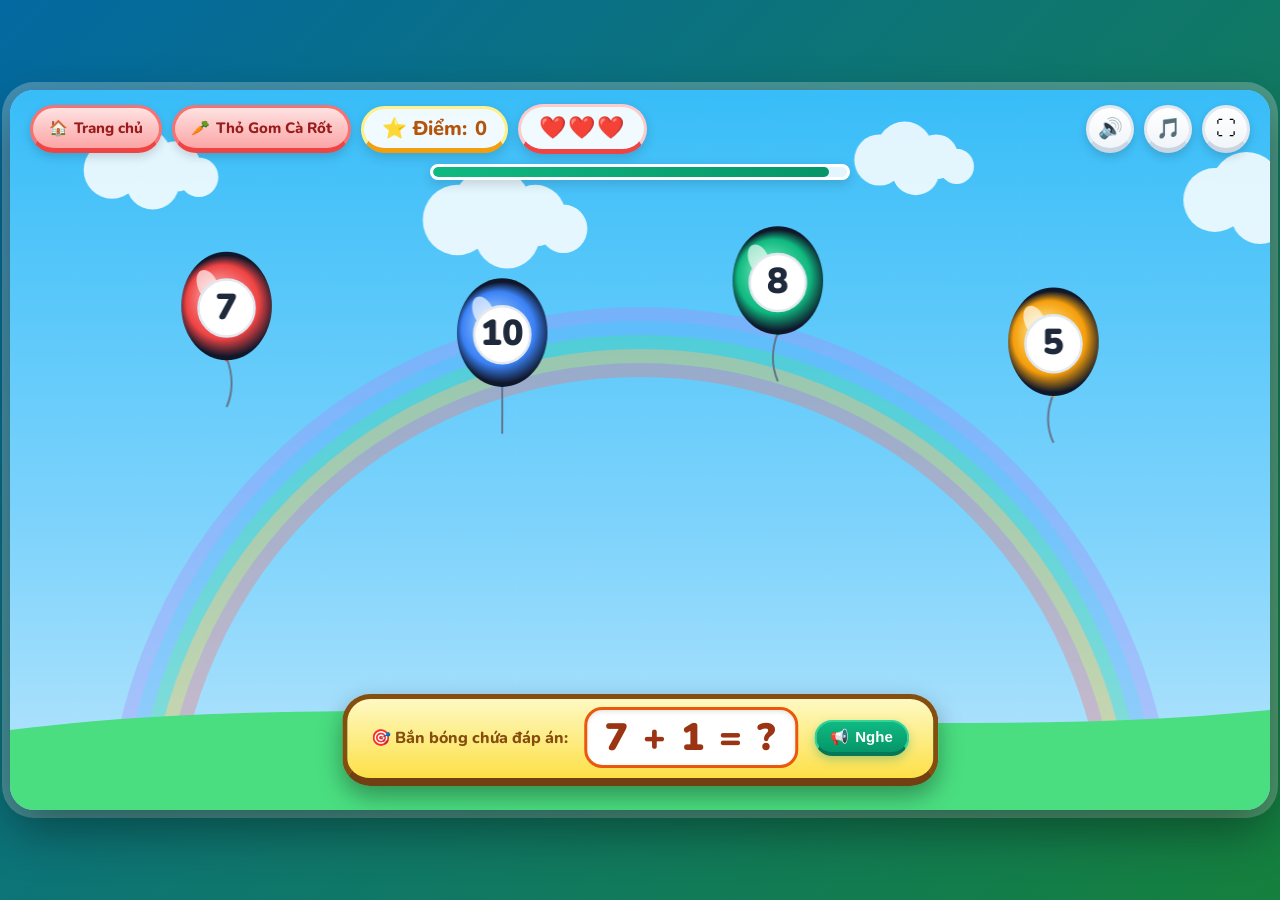
<file: bubble-cannon.html>
<!DOCTYPE html>
<html lang="vi">
<head>
  <meta charset="UTF-8">
  <meta name="viewport" content="width=device-width, initial-scale=1.0, maximum-scale=1.0, user-scalable=no">
  <title>Đại Bác Bong Bóng - Bé Vui Học Toán Lớp 1</title>
  <meta name="description" content="Trò chơi toán học Đại Bác Bong Bóng (Bubble Cannon Math) dành cho học sinh Lớp 1. Luyện tập phép cộng trừ trong phạm vi 10.">

  <!-- Google Fonts: Nunito & Quicksand bo tròn, thân thiện với trẻ nhỏ -->
  <link rel="preconnect" href="https://fonts.googleapis.com">
  <link rel="preconnect" href="https://fonts.gstatic.com" crossorigin>
  <link href="https://fonts.googleapis.com/css2?family=Nunito:wght@600;700;800;900&family=Quicksand:wght@700&display=swap" rel="stylesheet">

  <style>
    :root {
      --primary-blue: #0284C7;
      --primary-indigo: #4F46E5;
      --accent-yellow: #FBBF24;
      --accent-orange: #F97316;
      --heart-red: #EF4444;
      --text-dark: #1E293B;
      --font-main: 'Nunito', -apple-system, BlinkMacSystemFont, "Segoe UI", Roboto, sans-serif;
    }

    * {
      box-sizing: border-box;
      margin: 0;
      padding: 0;
      user-select: none;
      -webkit-user-select: none;
      -webkit-touch-callout: none;
    }

    html, body {
      width: 100%;
      height: 100%;
      overflow: hidden;
      background: linear-gradient(135deg, #0369A1 0%, #0F766E 50%, #15803D 100%);
      font-family: var(--font-main);
      display: flex;
      justify-content: center;
      align-items: center;
    }

    #game-wrapper {
      width: 100vw;
      height: 100vh;
      display: flex;
      justify-content: center;
      align-items: center;
      padding: 10px;
    }

    #game-container {
      position: relative;
      width: 1280px;
      height: 720px;
      max-width: 100%;
      max-height: 100%;
      aspect-ratio: 16 / 9;
      background: #7DD3FC;
      border-radius: 24px;
      overflow: hidden;
      box-shadow: 0 20px 50px rgba(0, 0, 0, 0.4), 0 0 0 8px rgba(255, 255, 255, 0.25);
    }

    #cannonCanvas {
      position: absolute;
      top: 0;
      left: 0;
      width: 100%;
      height: 100%;
      display: block;
      z-index: 1;
      cursor: crosshair;
    }

    /* Giao diện UI Layer */
    #ui-layer {
      position: absolute;
      top: 0;
      left: 0;
      width: 100%;
      height: 100%;
      z-index: 10;
      pointer-events: none;
      display: flex;
      flex-direction: column;
      justify-content: space-between;
    }

    /* Top HUD */
    #top-hud {
      pointer-events: auto;
      display: flex;
      justify-content: space-between;
      align-items: center;
      padding: 14px 20px;
      z-index: 20;
    }

    .hud-left, .hud-right {
      display: flex;
      align-items: center;
      gap: 10px;
    }

    .hud-badge {
      background: rgba(255, 255, 255, 0.92);
      backdrop-filter: blur(8px);
      border: 3px solid #E0F2FE;
      border-bottom: 5px solid #0284C7;
      border-radius: 9999px;
      padding: 6px 18px;
      display: flex;
      align-items: center;
      gap: 8px;
      font-size: 20px;
      font-weight: 800;
      color: #0369A1;
      box-shadow: 0 4px 12px rgba(0, 0, 0, 0.15);
    }

    .hud-badge.score-badge {
      border-color: #FEF08A;
      border-bottom-color: #F59E0B;
      color: #B45309;
    }

    .hud-badge.heart-badge {
      border-color: #FECACA;
      border-bottom-color: #EF4444;
      color: #DC2626;
      letter-spacing: 2px;
      font-size: 22px;
    }

    .hud-btn {
      background: linear-gradient(180deg, #FFFFFF 0%, #F1F5F9 100%);
      border: 3px solid #E2E8F0;
      border-bottom: 5px solid #CBD5E1;
      border-radius: 9999px;
      width: 48px;
      height: 48px;
      display: flex;
      align-items: center;
      justify-content: center;
      font-size: 20px;
      cursor: pointer;
      transition: all 0.15s ease;
      box-shadow: 0 4px 10px rgba(0, 0, 0, 0.15);
    }

    .hud-btn:hover {
      transform: translateY(-2px) scale(1.06);
      border-color: #0284C7;
    }

    .hud-btn:active {
      transform: translateY(2px) scale(0.96);
      border-bottom-width: 3px;
    }

    .hud-btn.btn-switch-game {
      width: auto;
      padding: 0 16px;
      background: linear-gradient(180deg, #FEE2E2 0%, #FCA5A5 100%);
      border-color: #F87171;
      border-bottom-color: #EF4444;
      color: #991B1B;
      font-size: 15px;
      font-weight: 800;
      gap: 6px;
      text-decoration: none;
    }

    /* Thanh đếm ngược thời gian */
    #timer-container {
      position: absolute;
      top: 74px;
      left: 50%;
      transform: translateX(-50%);
      width: 420px;
      height: 16px;
      background: rgba(255, 255, 255, 0.85);
      border: 3px solid #FFFFFF;
      border-radius: 9999px;
      overflow: hidden;
      box-shadow: 0 4px 12px rgba(0, 0, 0, 0.15);
      pointer-events: auto;
    }

    #timer-bar {
      width: 100%;
      height: 100%;
      background: linear-gradient(90deg, #10B981, #059669);
      border-radius: 9999px;
      transition: width 0.1s linear, background 0.3s ease;
    }

    /* Bảng câu hỏi gắn trên nòng pháo */
    #question-card {
      pointer-events: auto;
      position: absolute;
      bottom: 24px;
      left: 50%;
      transform: translateX(-50%);
      background: linear-gradient(180deg, #FEF9C3 0%, #FDE047 100%);
      border: 5px solid #854D0E;
      border-bottom: 8px solid #713F12;
      border-radius: 28px;
      padding: 8px 24px 10px;
      display: flex;
      align-items: center;
      gap: 16px;
      box-shadow: 0 10px 25px rgba(0, 0, 0, 0.35);
      z-index: 20;
    }

    .question-label {
      font-size: 16px;
      font-weight: 800;
      color: #854D0E;
    }

    .question-math {
      font-size: 38px;
      font-weight: 900;
      color: #9A3412;
      background: #FFFFFF;
      padding: 2px 18px;
      border-radius: 18px;
      border: 3px solid #EA580C;
      box-shadow: inset 0 2px 4px rgba(0, 0, 0, 0.1);
      letter-spacing: 2px;
    }

    .btn-speak-question {
      background: linear-gradient(180deg, #10B981 0%, #059669 100%);
      border: 2px solid #34D399;
      border-bottom: 4px solid #047857;
      border-radius: 9999px;
      padding: 6px 14px;
      color: white;
      font-weight: 800;
      font-size: 15px;
      display: flex;
      align-items: center;
      gap: 6px;
      cursor: pointer;
      transition: all 0.15s ease;
      box-shadow: 0 4px 10px rgba(5, 150, 105, 0.3);
    }

    .btn-speak-question:hover {
      transform: scale(1.08);
    }

    /* Thông báo phản hồi đúng/sai */
    .toast-feedback {
      position: absolute;
      top: 105px;
      left: 50%;
      transform: translateX(-50%);
      background: rgba(255, 255, 255, 0.95);
      border-radius: 9999px;
      padding: 10px 28px;
      font-size: 20px;
      font-weight: 900;
      box-shadow: 0 8px 25px rgba(0, 0, 0, 0.2);
      transition: all 0.3s cubic-bezier(0.34, 1.56, 0.64, 1);
      z-index: 25;
      pointer-events: none;
    }

    .toast-feedback.success {
      border: 3px solid #34D399;
      border-bottom: 5px solid #059669;
      color: #065F46;
    }

    .toast-feedback.wrong {
      border: 3px solid #FCA5A5;
      border-bottom: 5px solid #DC2626;
      color: #991B1B;
    }

    .toast-feedback.hidden {
      opacity: 0;
      transform: translate(-50%, -20px) scale(0.8);
    }

    /* Modals (Game Over & Victory) */
    .modal-overlay {
      pointer-events: auto;
      position: absolute;
      top: 0;
      left: 0;
      width: 100%;
      height: 100%;
      background: rgba(15, 23, 42, 0.7);
      backdrop-filter: blur(8px);
      display: flex;
      align-items: center;
      justify-content: center;
      z-index: 50;
      transition: opacity 0.3s ease;
    }

    .modal-overlay.hidden {
      opacity: 0;
      pointer-events: none;
    }

    .modal-card {
      background: linear-gradient(180deg, #FFFFFF 0%, #FFFBEB 100%);
      border: 6px solid #FBBF24;
      border-radius: 36px;
      padding: 36px 48px;
      max-width: 580px;
      width: 90%;
      text-align: center;
      box-shadow: 0 25px 60px rgba(0, 0, 0, 0.4), 0 0 0 8px rgba(255, 255, 255, 0.5);
      animation: modalPop 0.4s cubic-bezier(0.34, 1.56, 0.64, 1);
    }

    @keyframes modalPop {
      0% { transform: scale(0.7); opacity: 0; }
      100% { transform: scale(1); opacity: 1; }
    }

    .modal-icon {
      font-size: 75px;
      margin-bottom: 8px;
      animation: iconFloat 1.5s infinite ease-in-out;
    }

    @keyframes iconFloat {
      0%, 100% { transform: translateY(0); }
      50% { transform: translateY(-10px); }
    }

    .modal-title {
      font-size: 32px;
      font-weight: 900;
      color: #78350F;
      margin-bottom: 12px;
    }

    .modal-desc {
      font-size: 18px;
      font-weight: 700;
      color: #4B5563;
      margin-bottom: 24px;
      line-height: 1.5;
    }

    .btn-large {
      padding: 16px 36px;
      font-size: 22px;
      font-weight: 900;
      border-radius: 9999px;
      cursor: pointer;
      border: none;
      background: linear-gradient(180deg, #0284C7 0%, #0369A1 100%);
      color: white;
      border-bottom: 6px solid #075985;
      box-shadow: 0 8px 20px rgba(2, 132, 199, 0.4);
      transition: all 0.2s cubic-bezier(0.34, 1.56, 0.64, 1);
    }

    .btn-large:hover {
      transform: translateY(-3px) scale(1.05);
      box-shadow: 0 12px 28px rgba(2, 132, 199, 0.5);
    }

    .btn-large:active {
      transform: translateY(2px) scale(0.98);
      border-bottom-width: 3px;
    }

    @media (max-width: 900px) {
      .question-math {
        font-size: 26px;
        padding: 2px 10px;
      }
      #timer-container {
        width: 260px;
      }
    }
  </style>
</head>
<body>
  <div id="game-wrapper">
    <div id="game-container">
      <canvas id="cannonCanvas" width="1280" height="720"></canvas>

      <div id="ui-layer">
        <!-- Top HUD -->
        <header id="top-hud">
          <div class="hud-left">
            <a href="index.html" class="hud-btn btn-switch-game" id="btn-back-home" title="Về trang chủ Bé Vui Học Toán">
              <span>🏠</span>
              <span>Trang chủ</span>
            </a>
            <a href="carrot-harvester.html" class="hud-btn btn-switch-game" title="Chơi game Thỏ Gom Cà Rốt">
              <span>🥕</span>
              <span>Thỏ Gom Cà Rốt</span>
            </a>
            <div class="hud-badge score-badge" title="Điểm số hiện tại">
              <span>⭐ Điểm:</span>
              <span id="score-text">0</span>
            </div>
            <div class="hud-badge heart-badge" id="heart-display" title="Số mạng còn lại">
              <span id="hearts-icons">❤️❤️❤️</span>
            </div>
          </div>

          <div class="hud-right">
            <button id="btn-sound" class="hud-btn" title="Bật/Tắt âm thanh">
              <span class="btn-icon">🔊</span>
            </button>
            <button id="btn-music" class="hud-btn" title="Bật/Tắt nhạc nền">
              <span class="btn-icon">🎵</span>
            </button>
            <button id="btn-fullscreen" class="hud-btn" title="Toàn màn hình">
              <span class="btn-icon">⛶</span>
            </button>
          </div>
        </header>

        <!-- Thanh đếm ngược thời gian -->
        <div id="timer-container" title="Thời gian còn lại">
          <div id="timer-bar"></div>
        </div>

        <!-- Thông báo phản hồi đúng / sai -->
        <div id="feedback-toast" class="toast-feedback hidden">
          <span id="feedback-text">🎉 Xuất sắc! +10 điểm!</span>
        </div>

        <!-- Bảng câu hỏi gắn ngay trên khẩu pháo -->
        <div id="question-card">
          <span class="question-label">🎯 Bắn bóng chứa đáp án:</span>
          <div class="question-math" id="math-expression">5 + 2 = ?</div>
          <button id="btn-speak-question" class="btn-speak-question" title="Nghe câu hỏi">
            <span>📢</span>
            <span>Nghe</span>
          </button>
        </div>

        <!-- Modal Game Over -->
        <div id="game-over-modal" class="modal-overlay hidden">
          <div class="modal-card">
            <div class="modal-icon">💥</div>
            <h2 class="modal-title">HẾT TIM RỒI!</h2>
            <p class="modal-desc">
              Bé đã bắn rất dũng cảm và đạt được <strong id="final-score-gameover">0</strong> điểm! Hãy cùng thử lại để đạt điểm cao hơn nhé!
            </p>
            <button id="btn-restart-gameover" class="btn-large">
              <span>🔄 Chơi lại ngay 🚀</span>
            </button>
          </div>
        </div>

        <!-- Modal Chiến Thắng (100 điểm) -->
        <div id="victory-modal" class="modal-overlay hidden">
          <div class="modal-card">
            <div class="modal-icon">🏆</div>
            <h2 class="modal-title">CHIẾN THẮNG XUẤT SẮC!</h2>
            <p class="modal-desc">
              Bé đã đạt mốc <strong id="final-score-victory">100</strong> điểm! Bé tính toán cực nhanh và ngắm bắn siêu chuẩn!
            </p>
            <button id="btn-restart-victory" class="btn-large">
              <span>✨ Chơi lại nhận thêm cúp ✨</span>
            </button>
          </div>
        </div>

      </div>
    </div>
  </div>

  <script>
    /**
     * ========================================================================
     * ĐẠI BÁC BONG BÓNG (BUBBLE CANNON MATH) - BÉ VUI HỌC TOÁN LỚP 1
     * ========================================================================
     */

    // 1. ÂM THANH TỔNG HỢP (WEB AUDIO API & TTS TIẾNG VIỆT)
    class SoundEngine {
      constructor() {
        this.ctx = null;
        this.soundEnabled = true;
        this.musicEnabled = false;
        this.synth = window.speechSynthesis || null;
        this.voice = null;

        if (this.synth) {
          const loadVoices = () => {
            const voices = this.synth.getVoices();
            this.voice = voices.find(v => v.lang.startsWith('vi')) || null;
          };
          loadVoices();
          if (this.synth.onvoiceschanged !== undefined) {
            this.synth.onvoiceschanged = loadVoices;
          }
        }
      }

      initCtx() {
        if (!this.ctx) {
          const AudioContextClass = window.AudioContext || window.webkitAudioContext;
          if (AudioContextClass) this.ctx = new AudioContextClass();
        }
        if (this.ctx && this.ctx.state === 'suspended') {
          this.ctx.resume();
        }
      }

      speak(text) {
        if (!this.soundEnabled || !this.synth) return;
        try {
          this.synth.cancel();
          const u = new SpeechSynthesisUtterance(text);
          u.rate = 0.95;
          u.pitch = 1.1;
          u.lang = 'vi-VN';
          if (this.voice) u.voice = this.voice;
          this.synth.speak(u);
        } catch (e) {
          console.warn(e);
        }
      }

      playShoot() {
        if (!this.soundEnabled) return;
        this.initCtx();
        if (!this.ctx) return;
        const now = this.ctx.currentTime;
        const osc = this.ctx.createOscillator();
        const gain = this.ctx.createGain();

        osc.type = 'triangle';
        osc.frequency.setValueAtTime(800, now);
        osc.frequency.exponentialRampToValueAtTime(150, now + 0.12);

        gain.gain.setValueAtTime(0.25, now);
        gain.gain.exponentialRampToValueAtTime(0.01, now + 0.12);

        osc.connect(gain);
        gain.connect(this.ctx.destination);
        osc.start(now);
        osc.stop(now + 0.13);
      }

      playPop() {
        if (!this.soundEnabled) return;
        this.initCtx();
        if (!this.ctx) return;
        const now = this.ctx.currentTime;
        const osc = this.ctx.createOscillator();
        const gain = this.ctx.createGain();

        osc.type = 'sine';
        osc.frequency.setValueAtTime(400, now);
        osc.frequency.exponentialRampToValueAtTime(1100, now + 0.08);

        gain.gain.setValueAtTime(0.3, now);
        gain.gain.exponentialRampToValueAtTime(0.01, now + 0.12);

        osc.connect(gain);
        gain.connect(this.ctx.destination);
        osc.start(now);
        osc.stop(now + 0.13);
      }

      playCorrect() {
        if (!this.soundEnabled) return;
        this.initCtx();
        if (!this.ctx) return;
        const notes = [523.25, 659.25, 783.99, 1046.5]; // C - E - G - C
        const now = this.ctx.currentTime;
        notes.forEach((freq, idx) => {
          const osc = this.ctx.createOscillator();
          const gain = this.ctx.createGain();
          const t = now + idx * 0.08;
          osc.type = 'triangle';
          osc.frequency.setValueAtTime(freq, t);
          gain.gain.setValueAtTime(0.22, t);
          gain.gain.exponentialRampToValueAtTime(0.001, t + 0.35);
          osc.connect(gain);
          gain.connect(this.ctx.destination);
          osc.start(t);
          osc.stop(t + 0.36);
        });
      }

      playWrong() {
        if (!this.soundEnabled) return;
        this.initCtx();
        if (!this.ctx) return;
        const now = this.ctx.currentTime;
        const osc = this.ctx.createOscillator();
        const gain = this.ctx.createGain();

        osc.type = 'sawtooth';
        osc.frequency.setValueAtTime(220, now);
        osc.frequency.linearRampToValueAtTime(140, now + 0.25);

        gain.gain.setValueAtTime(0.2, now);
        gain.gain.exponentialRampToValueAtTime(0.01, now + 0.25);

        osc.connect(gain);
        gain.connect(this.ctx.destination);
        osc.start(now);
        osc.stop(now + 0.26);
      }

      playFanfare() {
        if (!this.soundEnabled) return;
        this.initCtx();
        if (!this.ctx) return;
        const melody = [261.63, 329.63, 392.0, 523.25, 659.25, 783.99];
        let t = this.ctx.currentTime;
        melody.forEach(f => {
          const osc = this.ctx.createOscillator();
          const gain = this.ctx.createGain();
          osc.type = 'triangle';
          osc.frequency.setValueAtTime(f, t);
          gain.gain.setValueAtTime(0.25, t);
          gain.gain.exponentialRampToValueAtTime(0.001, t + 0.2);
          osc.connect(gain);
          gain.connect(this.ctx.destination);
          osc.start(t);
          osc.stop(t + 0.22);
          t += 0.12;
        });
      }

      toggleMusic() {
        this.musicEnabled = !this.musicEnabled;
        if (this.musicEnabled) this.startMusic();
        else this.stopMusic();
        return this.musicEnabled;
      }

      startMusic() {
        if (!this.musicEnabled || this.bgmTimer) return;
        this.initCtx();
        const chordLoop = [
          [261.63, 329.63, 392.0], // C
          [220.0, 261.63, 329.63], // Am
          [174.61, 220.0, 261.63], // F
          [196.0, 246.94, 293.66]  // G
        ];
        let step = 0;
        const beat = () => {
          if (!this.musicEnabled || !this.ctx) return;
          const chord = chordLoop[Math.floor(step / 2) % chordLoop.length];
          const now = this.ctx.currentTime;
          const osc = this.ctx.createOscillator();
          const gain = this.ctx.createGain();
          osc.type = 'sine';
          osc.frequency.setValueAtTime(chord[step % chord.length] * 1.5, now);
          gain.gain.setValueAtTime(0.04, now);
          gain.gain.exponentialRampToValueAtTime(0.001, now + 0.35);
          osc.connect(gain);
          gain.connect(this.ctx.destination);
          osc.start(now);
          osc.stop(now + 0.36);
          step++;
          this.bgmTimer = setTimeout(beat, 500);
        };
        beat();
      }

      stopMusic() {
        if (this.bgmTimer) {
          clearTimeout(this.bgmTimer);
          this.bgmTimer = null;
        }
      }
    }

    // 2. LOGIC GAME & ĐẠI BÁC BONG BÓNG
    class BubbleCannonGame {
      constructor(canvas, sound) {
        this.canvas = canvas;
        this.ctx = canvas.getContext('2d');
        this.sound = sound;

        this.score = 0;
        this.hearts = 3;
        this.maxHearts = 3;
        this.targetScore = 100;
        this.isGameOver = false;

        // Thời gian mỗi câu hỏi (25 giây)
        this.roundTimeMax = 25;
        this.roundTimeLeft = this.roundTimeMax;

        // Khẩu pháo tại đáy màn hình
        this.cannon = {
          x: 640,
          y: 675,
          angle: -Math.PI / 2, // Hướng thẳng lên trời mặc định
          recoil: 0,
          barrelLength: 68,
          barrelWidth: 26
        };

        // Danh sách đạn ngôi sao
        this.bullets = [];

        // Danh sách bong bóng
        this.balloons = [];
        this.balloonColors = [
          { main: '#EF4444', light: '#FCA5A5' }, // Đỏ
          { main: '#3B82F6', light: '#93C5FD' }, // Lam
          { main: '#10B981', light: '#6EE7B7' }, // Lục
          { main: '#F59E0B', light: '#FDE68A' }, // Vàng cam
          { main: '#8B5CF6', light: '#C4B5FD' }  // Tím
        ];

        // Hạt hiệu ứng
        this.particles = [];

        // Câu hỏi toán hiện tại
        this.currentQuestion = null;

        // Đám mây nền
        this.clouds = [
          { x: 100, y: 80, scale: 0.9, speed: 0.2 },
          { x: 450, y: 130, scale: 1.1, speed: 0.25 },
          { x: 880, y: 70, scale: 0.8, speed: 0.18 },
          { x: 1220, y: 110, scale: 1.0, speed: 0.22 }
        ];

        this.time = 0;
        this.initQuestion();
      }

      // Sinh ngẫu nhiên câu hỏi phép tính theo 4 cấp độ khó
      generateQuestion() {
        const urlParams = new URLSearchParams(window.location.search);
        const diff = urlParams.get('diff') || localStorage.getItem('math_difficulty') || 'easy';
        const isAddition = Math.random() > 0.45;
        let a, b, answer, text, voiceText;

        if (diff === 'easy') {
          // Cấp Dễ: Phép tính trong phạm vi 10
          if (isAddition) {
            answer = Math.floor(Math.random() * 9) + 2; // 2 -> 10
            a = Math.floor(Math.random() * (answer - 1)) + 1;
            b = answer - a;
            text = `${a} + ${b} = ?`;
            voiceText = `${a} cộng ${b} bằng bao nhiêu?`;
          } else {
            a = Math.floor(Math.random() * 9) + 2; // 2 -> 10
            b = Math.floor(Math.random() * (a - 1)) + 1;
            answer = a - b;
            text = `${a} - ${b} = ?`;
            voiceText = `${a} trừ ${b} bằng bao nhiêu?`;
          }
        } else if (diff === 'medium') {
          // Cấp Vừa: Phép tính trong phạm vi 20
          if (isAddition) {
            a = Math.floor(Math.random() * 9) + 6; // 6 -> 14
            b = Math.floor(Math.random() * (20 - a)) + 1;
            answer = a + b;
            text = `${a} + ${b} = ?`;
            voiceText = `${a} cộng ${b} bằng bao nhiêu?`;
          } else {
            a = Math.floor(Math.random() * 9) + 11; // 11 -> 19
            b = Math.floor(Math.random() * 8) + 2;
            answer = a - b;
            text = `${a} - ${b} = ?`;
            voiceText = `${a} trừ ${b} bằng bao nhiêu?`;
          }
        } else if (diff === 'hard') {
          // Cấp Khó: Số 2 chữ số trong phạm vi 100
          if (isAddition) {
            const tensA = Math.floor(Math.random() * 5) + 1;
            const unitA = Math.floor(Math.random() * 8) + 1;
            const tensB = Math.floor(Math.random() * 3) + 1;
            const unitB = Math.floor(Math.random() * (9 - unitA));
            a = tensA * 10 + unitA;
            b = tensB * 10 + unitB;
            answer = a + b;
            text = `${a} + ${b} = ?`;
            voiceText = `${a} cộng ${b} bằng bao nhiêu?`;
          } else {
            a = (Math.floor(Math.random() * 5) + 4) * 10 + Math.floor(Math.random() * 9);
            b = (Math.floor(Math.random() * 3) + 1) * 10 + Math.floor(Math.random() * 5);
            if (b >= a) b = Math.floor(a / 2);
            answer = a - b;
            text = `${a} - ${b} = ?`;
            voiceText = `${a} trừ ${b} bằng bao nhiêu?`;
          }
        } else {
          // Thử thách: Tìm số bí mật hoặc tính 3 số
          if (Math.random() > 0.5) {
            const partA = Math.floor(Math.random() * 12) + 6;
            const partB = Math.floor(Math.random() * 12) + 6;
            const sum = partA + partB;
            answer = partA;
            text = `? + ${partB} = ${sum}`;
            voiceText = `Số nào cộng ${partB} bằng ${sum}?`;
          } else {
            const n1 = Math.floor(Math.random() * 8) + 5;
            const n2 = Math.floor(Math.random() * 6) + 4;
            const n3 = Math.floor(Math.random() * 5) + 2;
            answer = n1 + n2 - n3;
            text = `${n1} + ${n2} - ${n3} = ?`;
            voiceText = `${n1} cộng ${n2} trừ ${n3} bằng bao nhiêu?`;
          }
        }

        // Tạo 3 đáp án nhiễu
        const options = [answer];
        const step = diff === 'hard' || diff === 'challenge' ? 5 : 1;
        while (options.length < 4) {
          const offset = (Math.random() > 0.5 ? 1 : -1) * (Math.floor(Math.random() * 3) + 1) * step;
          let dummy = answer + offset;
          if (dummy < 0) dummy = Math.abs(dummy) + 1;
          if (!options.includes(dummy)) {
            options.push(dummy);
          }
        }

        // Xáo trộn đáp án
        const shuffledOptions = options.sort(() => Math.random() - 0.5);

        return {
          text: text,
          voiceText: voiceText,
          answer: answer,
          options: shuffledOptions
        };
      }

      initQuestion() {
        this.currentQuestion = this.generateQuestion();
        this.roundTimeLeft = this.roundTimeMax;

        // Cập nhật thẻ câu hỏi UI
        const mathEl = document.getElementById('math-expression');
        if (mathEl) mathEl.textContent = this.currentQuestion.text;

        // Sinh 4 quả bóng bay lơ lửng đều nhau
        const slotX = [220, 500, 780, 1060];
        this.balloons = this.currentQuestion.options.map((val, idx) => {
          const colorObj = this.balloonColors[idx % this.balloonColors.length];
          return {
            id: idx,
            x: slotX[idx],
            baseY: 200 + (idx % 2) * 50,
            y: 200 + (idx % 2) * 50,
            radius: 46,
            value: val,
            isCorrect: val === this.currentQuestion.answer,
            color: colorObj.main,
            colorLight: colorObj.light,
            floatSpeed: 1.5 + (idx % 3) * 0.4,
            floatOffset: idx * 1.6,
            shake: 0,
            popping: false
          };
        });

        // Tự động phát âm thanh đọc câu hỏi
        setTimeout(() => {
          this.speakQuestion();
        }, 300);
      }

      speakQuestion() {
        if (this.currentQuestion) {
          this.sound.speak(this.currentQuestion.voiceText);
        }
      }

      // Xoay nòng pháo theo con trỏ chuột
      updateCannonAngle(canvasX, canvasY) {
        const dx = canvasX - this.cannon.x;
        const dy = canvasY - this.cannon.y;
        let ang = Math.atan2(dy, dx);

        // Giới hạn nòng pháo chỉ bắn hướng lên trên bầu trời (-165 độ đến -15 độ)
        const minAng = -Math.PI * 0.92;
        const maxAng = -Math.PI * 0.08;
        if (ang > 0) {
          ang = dx > 0 ? maxAng : minAng;
        } else {
          ang = Math.max(minAng, Math.min(maxAng, ang));
        }
        this.cannon.angle = ang;
      }

      // Bắn đạn ngôi sao
      shootBullet() {
        if (this.isGameOver) return;
        this.sound.playShoot();

        // Độ giật nòng pháo
        this.cannon.recoil = 12;

        const muzzleX = this.cannon.x + Math.cos(this.cannon.angle) * this.cannon.barrelLength;
        const muzzleY = this.cannon.y + Math.sin(this.cannon.angle) * this.cannon.barrelLength;
        const speed = 14;

        this.bullets.push({
          x: muzzleX,
          y: muzzleY,
          vx: Math.cos(this.cannon.angle) * speed,
          vy: Math.sin(this.cannon.angle) * speed,
          radius: 12,
          rotation: 0
        });

        // Khói nòng pháo
        for (let i = 0; i < 6; i++) {
          this.particles.push({
            x: muzzleX,
            y: muzzleY,
            vx: (Math.random() - 0.5) * 3,
            vy: (Math.random() - 0.5) * 3,
            size: 6 + Math.random() * 6,
            color: 'rgba(255, 255, 255, 0.7)',
            life: 1,
            decay: 0.06,
            type: 'circle'
          });
        }
      }

      // Hiển thị toast thông báo
      showFeedback(msg, isSuccess = true) {
        const toast = document.getElementById('feedback-toast');
        const text = document.getElementById('feedback-text');
        if (toast && text) {
          text.textContent = msg;
          toast.className = `toast-feedback ${isSuccess ? 'success' : 'wrong'}`;
          toast.classList.remove('hidden');
          setTimeout(() => {
            toast.classList.add('hidden');
          }, 1400);
        }
      }

      // Cập nhật giao diện HUD (Điểm & Tim)
      updateHUD() {
        const scoreEl = document.getElementById('score-text');
        if (scoreEl) scoreEl.textContent = this.score;

        const heartsEl = document.getElementById('hearts-icons');
        if (heartsEl) {
          let icons = '';
          for (let i = 0; i < this.maxHearts; i++) {
            icons += i < this.hearts ? '❤️' : '🤍';
          }
          heartsEl.textContent = icons;
        }

        // Thanh thời gian
        const timerBar = document.getElementById('timer-bar');
        if (timerBar) {
          const pct = Math.max(0, (this.roundTimeLeft / this.roundTimeMax) * 100);
          timerBar.style.width = `${pct}%`;
          if (pct > 50) timerBar.style.background = 'linear-gradient(90deg, #10B981, #059669)';
          else if (pct > 25) timerBar.style.background = 'linear-gradient(90deg, #FBBF24, #D97706)';
          else timerBar.style.background = 'linear-gradient(90deg, #EF4444, #B91C1C)';
        }
      }

      // Xử lý mất 1 tim
      loseHeart() {
        this.hearts--;
        this.sound.playWrong();
        this.updateHUD();

        if (this.hearts <= 0) {
          this.triggerGameOver();
        }
      }

      triggerGameOver() {
        this.isGameOver = true;
        const modal = document.getElementById('game-over-modal');
        const scoreEl = document.getElementById('final-score-gameover');
        if (scoreEl) scoreEl.textContent = this.score;
        if (modal) modal.classList.remove('hidden');
        this.sound.speak('Hết tim rồi! Bé hãy thử lại nhé!');
      }

      triggerVictory() {
        this.isGameOver = true;
        this.sound.playFanfare();
        const modal = document.getElementById('victory-modal');
        const scoreEl = document.getElementById('final-score-victory');
        if (scoreEl) scoreEl.textContent = this.score;
        if (modal) modal.classList.remove('hidden');
        this.sound.speak('Xuất sắc! Bé đã chiến thắng và đạt một trăm điểm!');

        if (window.parent && window.parent !== window) {
          window.parent.postMessage({ type: 'GAME_COMPLETE', correct: 10, total: 10 }, '*');
        }
      }

      restartGame() {
        this.score = 0;
        this.hearts = 3;
        this.isGameOver = false;
        this.bullets = [];
        this.particles = [];

        const goModal = document.getElementById('game-over-modal');
        const vicModal = document.getElementById('victory-modal');
        if (goModal) goModal.classList.add('hidden');
        if (vicModal) vicModal.classList.add('hidden');

        this.updateHUD();
        this.initQuestion();
      }

      // ---------------- UPDATE & GAME LOOP ----------------
      update(dt) {
        if (this.isGameOver) return;
        this.time += dt;

        // Mây trôi
        this.clouds.forEach(c => {
          c.x += c.speed;
          if (c.x > 1380) c.x = -150;
        });

        // Giảm hồi nòng pháo
        if (this.cannon.recoil > 0) {
          this.cannon.recoil -= dt * 45;
          if (this.cannon.recoil < 0) this.cannon.recoil = 0;
        }

        // Đếm ngược thời gian
        this.roundTimeLeft -= dt;
        if (this.roundTimeLeft <= 0) {
          this.roundTimeLeft = 0;
          this.showFeedback('⏰ Hết giờ rồi!', false);
          this.loseHeart();
          if (!this.isGameOver) {
            this.initQuestion();
          }
        }
        this.updateHUD();

        // Cập nhật bóng bay lơ lửng
        this.balloons.forEach(b => {
          b.y = b.baseY + Math.sin(this.time * b.floatSpeed + b.floatOffset) * 16;
          if (b.shake > 0) {
            b.shake -= dt * 5;
            if (b.shake < 0) b.shake = 0;
          }
        });

        // Cập nhật đạn ngôi sao & kiểm tra va chạm
        for (let i = this.bullets.length - 1; i >= 0; i--) {
          const bullet = this.bullets[i];
          bullet.x += bullet.vx;
          bullet.y += bullet.vy;
          bullet.rotation += 0.2;

          // Hạt lấp lánh đuôi đạn
          if (Math.random() > 0.4) {
            this.particles.push({
              x: bullet.x,
              y: bullet.y,
              vx: (Math.random() - 0.5) * 2,
              vy: (Math.random() - 0.5) * 2,
              size: 4 + Math.random() * 4,
              color: '#FDE047',
              life: 1,
              decay: 0.05,
              type: 'star'
            });
          }

          // Kiểm tra va chạm với các bóng bay
          let bulletRemoved = false;
          for (let j = this.balloons.length - 1; j >= 0; j--) {
            const b = this.balloons[j];
            const dist = Math.hypot(bullet.x - b.x, bullet.y - b.y);

            if (dist < b.radius + bullet.radius) {
              // BẮN TRÚNG BÓNG!
              bulletRemoved = true;
              this.bullets.splice(i, 1);

              if (b.isCorrect) {
                // TRÚNG ĐÁP ÁN ĐÚNG!
                this.sound.playPop();
                this.sound.playCorrect();
                this.spawnPopParticles(b.x, b.y, b.color, 35);
                this.balloons.splice(j, 1);

                this.score += 10;
                if (window.parent && window.parent !== window) {
                  window.parent.postMessage({ type: 'MATH_STAR_EARNED' }, '*');
                }
                this.showFeedback('🎉 CHÍNH XÁC! +10 ĐIỂM! ⭐', true);
                this.sound.speak('Chính xác! Bé giỏi quá!');

                if (this.score >= this.targetScore) {
                  this.triggerVictory();
                } else {
                  setTimeout(() => {
                    if (!this.isGameOver) this.initQuestion();
                  }, 800);
                }
              } else {
                // TRÚNG ĐÁP ÁN SAI!
                this.sound.playPop();
                this.spawnPopParticles(b.x, b.y, b.color, 18);
                this.balloons.splice(j, 1); // Xóa quả bóng sai để bé tiếp tục bắn bóng đúng

                this.showFeedback('Ồ, chưa đúng rồi! Bé thử bóng khác nhé!', false);
                this.loseHeart();
              }
              break;
            }
          }

          // Nếu đạn bay ra khỏi màn hình
          if (!bulletRemoved && (bullet.x < -50 || bullet.x > 1330 || bullet.y < -50)) {
            this.bullets.splice(i, 1);
          }
        }

        // Cập nhật hạt
        for (let i = this.particles.length - 1; i >= 0; i--) {
          const p = this.particles[i];
          p.x += p.vx;
          p.y += p.vy;
          p.vy += 0.08;
          p.life -= p.decay;
          if (p.life <= 0) this.particles.splice(i, 1);
        }
      }

      spawnPopParticles(x, y, color, count = 25) {
        for (let i = 0; i < count; i++) {
          const ang = Math.random() * Math.PI * 2;
          const spd = 3 + Math.random() * 7;
          this.particles.push({
            x: x,
            y: y,
            vx: Math.cos(ang) * spd,
            vy: Math.sin(ang) * spd,
            size: 6 + Math.random() * 8,
            color: Math.random() > 0.3 ? color : '#FEF08A',
            life: 1,
            decay: 0.02 + Math.random() * 0.02,
            type: Math.random() > 0.5 ? 'circle' : 'star'
          });
        }
      }

      // ---------------- RENDER MỌI THỨ LÊN CANVAS ----------------
      render() {
        const ctx = this.ctx;
        ctx.clearRect(0, 0, 1280, 720);

        // 1. Nền bầu trời xanh
        const sky = ctx.createLinearGradient(0, 0, 0, 720);
        sky.addColorStop(0, '#38BDF8');
        sky.addColorStop(0.6, '#7DD3FC');
        sky.addColorStop(1, '#BAE6FD');
        ctx.fillStyle = sky;
        ctx.fillRect(0, 0, 1280, 720);

        // Đám mây
        this.clouds.forEach(c => this.drawCloud(c.x, c.y, c.scale));

        // Cầu vồng pastel mờ ảo phía xa
        this.drawRainbow();

        // Đồi cỏ xa chân trời
        ctx.fillStyle = '#4ADE80';
        ctx.beginPath();
        ctx.moveTo(0, 640);
        ctx.bezierCurveTo(400, 590, 880, 660, 1280, 620);
        ctx.lineTo(1280, 720);
        ctx.lineTo(0, 720);
        ctx.closePath();
        ctx.fill();

        // 2. Vẽ các quả bóng bay
        this.balloons.forEach(b => this.drawBalloon(b));

        // 3. Vẽ đạn ngôi sao
        this.bullets.forEach(b => this.drawStarBullet(b));

        // 4. Vẽ hạt hiệu ứng
        this.particles.forEach(p => this.drawParticle(p));

        // 5. Vẽ khẩu đại bác hoạt hình
        this.drawCannon();
      }

      drawCloud(x, y, scale) {
        const ctx = this.ctx;
        ctx.save();
        ctx.translate(x, y);
        ctx.scale(scale, scale);
        ctx.fillStyle = 'rgba(255, 255, 255, 0.85)';
        ctx.beginPath();
        ctx.arc(0, 0, 32, 0, Math.PI * 2);
        ctx.arc(32, -12, 36, 0, Math.PI * 2);
        ctx.arc(72, -4, 28, 0, Math.PI * 2);
        ctx.arc(98, 8, 22, 0, Math.PI * 2);
        ctx.arc(46, 14, 30, 0, Math.PI * 2);
        ctx.closePath();
        ctx.fill();
        ctx.restore();
      }

      drawRainbow() {
        const ctx = this.ctx;
        ctx.save();
        ctx.globalAlpha = 0.35;
        const colors = ['#F87171', '#FBBF24', '#34D399', '#60A5FA', '#A78BFA'];
        colors.forEach((col, i) => {
          ctx.strokeStyle = col;
          ctx.lineWidth = 14;
          ctx.beginPath();
          ctx.arc(640, 760, 480 + i * 14, Math.PI, Math.PI * 2);
          ctx.stroke();
        });
        ctx.restore();
      }

      drawBalloon(b) {
        const ctx = this.ctx;
        const shakeX = b.shake ? Math.sin(this.time * 30) * 8 : 0;
        ctx.save();
        ctx.translate(b.x + shakeX, b.y);

        // Dây bóng bay đung đưa
        ctx.strokeStyle = '#64748B';
        ctx.lineWidth = 2;
        ctx.beginPath();
        ctx.moveTo(0, b.radius + 6);
        ctx.quadraticCurveTo(Math.sin(this.time * 2 + b.id) * 12, b.radius + 32, 0, b.radius + 55);
        ctx.stroke();

        // Nút thắt bóng
        ctx.fillStyle = b.color;
        ctx.beginPath();
        ctx.moveTo(-6, b.radius + 4);
        ctx.lineTo(6, b.radius + 4);
        ctx.lineTo(0, b.radius + 10);
        ctx.closePath();
        ctx.fill();

        // Thân bóng bay hình oval
        const grad = ctx.createRadialGradient(-b.radius * 0.3, -b.radius * 0.3, b.radius * 0.1, 0, 0, b.radius * 1.1);
        grad.addColorStop(0, b.colorLight);
        grad.addColorStop(0.7, b.color);
        grad.addColorStop(1, '#0F172A');

        ctx.fillStyle = grad;
        ctx.beginPath();
        ctx.ellipse(0, 0, b.radius, b.radius * 1.18, 0, 0, Math.PI * 2);
        ctx.fill();

        // Đốm sáng phản chiếu ánh nắng
        ctx.fillStyle = 'rgba(255, 255, 255, 0.65)';
        ctx.beginPath();
        ctx.ellipse(-b.radius * 0.42, -b.radius * 0.45, b.radius * 0.22, b.radius * 0.35, -0.4, 0, Math.PI * 2);
        ctx.fill();

        // Vòng tròn trắng chứa con số
        ctx.fillStyle = '#FFFFFF';
        ctx.beginPath();
        ctx.arc(0, 2, b.radius * 0.62, 0, Math.PI * 2);
        ctx.fill();

        ctx.strokeStyle = '#E2E8F0';
        ctx.lineWidth = 2.5;
        ctx.stroke();

        // Chữ số to đậm rõ ràng
        ctx.fillStyle = '#1E293B';
        ctx.font = '900 36px "Nunito", sans-serif';
        ctx.textAlign = 'center';
        ctx.textBaseline = 'middle';
        ctx.fillText(b.value.toString(), 0, 4);

        ctx.restore();
      }

      drawStarBullet(bullet) {
        const ctx = this.ctx;
        ctx.save();
        ctx.translate(bullet.x, bullet.y);
        ctx.rotate(bullet.rotation);

        // Vòng sáng hào quang
        ctx.fillStyle = 'rgba(253, 224, 71, 0.4)';
        ctx.beginPath();
        ctx.arc(0, 0, bullet.radius * 1.6, 0, Math.PI * 2);
        ctx.fill();

        // Ngôi sao vàng 5 cánh
        ctx.fillStyle = '#F59E0B';
        ctx.strokeStyle = '#FFFBEB';
        ctx.lineWidth = 2;
        this.drawStarPath(ctx, 0, 0, 5, bullet.radius * 1.2, bullet.radius * 0.55);
        ctx.fill();
        ctx.stroke();

        ctx.restore();
      }

      drawStarPath(ctx, cx, cy, spikes, outerRadius, innerRadius) {
        let rot = (Math.PI / 2) * 3;
        let x = cx;
        let y = cy;
        const step = Math.PI / spikes;
        ctx.beginPath();
        ctx.moveTo(cx, cy - outerRadius);
        for (let i = 0; i < spikes; i++) {
          x = cx + Math.cos(rot) * outerRadius;
          y = cy + Math.sin(rot) * outerRadius;
          ctx.lineTo(x, y);
          rot += step;
          x = cx + Math.cos(rot) * innerRadius;
          y = cy + Math.sin(rot) * innerRadius;
          ctx.lineTo(x, y);
          rot += step;
        }
        ctx.lineTo(cx, cy - outerRadius);
        ctx.closePath();
      }

      drawParticle(p) {
        const ctx = this.ctx;
        ctx.save();
        ctx.globalAlpha = Math.max(0, p.life);
        ctx.fillStyle = p.color;
        ctx.translate(p.x, p.y);
        if (p.type === 'star') {
          this.drawStarPath(ctx, 0, 0, 5, p.size, p.size * 0.45);
          ctx.fill();
        } else {
          ctx.beginPath();
          ctx.arc(0, 0, p.size, 0, Math.PI * 2);
          ctx.fill();
        }
        ctx.restore();
      }

      drawCannon() {
        const ctx = this.ctx;
        const c = this.cannon;

        ctx.save();
        ctx.translate(c.x, c.y);

        // 1. Nòng đại bác xoay theo góc ngắm
        ctx.save();
        ctx.rotate(c.angle);

        // Nòng pháo giật lùi khi bắn
        const recoilOffset = -c.recoil;

        // Thân nòng pháo
        const barrelGrad = ctx.createLinearGradient(0, -c.barrelWidth / 2, 0, c.barrelWidth / 2);
        barrelGrad.addColorStop(0, '#475569');
        barrelGrad.addColorStop(0.3, '#94A3B8');
        barrelGrad.addColorStop(0.7, '#334155');
        barrelGrad.addColorStop(1, '#1E293B');

        ctx.fillStyle = barrelGrad;
        ctx.beginPath();
        ctx.roundRect(recoilOffset, -c.barrelWidth / 2, c.barrelLength, c.barrelWidth, [6, 12, 12, 6]);
        ctx.fill();

        // Vành miệng nòng pháo mạ vàng
        ctx.fillStyle = '#F59E0B';
        ctx.beginPath();
        ctx.roundRect(recoilOffset + c.barrelLength - 8, -c.barrelWidth / 2 - 4, 10, c.barrelWidth + 8, 4);
        ctx.fill();

        ctx.restore();

        // 2. Chân đế đại bác hình vòm kim loại & bánh xe gỗ
        // Chân đế hình bán nguyệt
        const baseGrad = ctx.createRadialGradient(0, -5, 10, 0, 0, 48);
        baseGrad.addColorStop(0, '#FBBF24');
        baseGrad.addColorStop(0.7, '#D97706');
        baseGrad.addColorStop(1, '#78350F');

        ctx.fillStyle = baseGrad;
        ctx.beginPath();
        ctx.arc(0, 0, 38, Math.PI, Math.PI * 2);
        ctx.fill();

        // Trục xoay trung tâm
        ctx.fillStyle = '#1E293B';
        ctx.beginPath();
        ctx.arc(0, 0, 14, 0, Math.PI * 2);
        ctx.fill();
        ctx.fillStyle = '#94A3B8';
        ctx.beginPath();
        ctx.arc(0, 0, 6, 0, Math.PI * 2);
        ctx.fill();

        // Bánh xe gỗ hai bên
        ctx.fillStyle = '#854D0E';
        ctx.fillRect(-62, -10, 24, 25);
        ctx.fillRect(38, -10, 24, 25);

        ctx.restore();
      }
    }

    // 3. KHỞI TẠO VÀ ĐIỀU KHIỂN SỰ KIỆN CHUỘT / CẢM ỨNG
    window.addEventListener('DOMContentLoaded', () => {
      const canvas = document.getElementById('cannonCanvas');
      const sound = new SoundEngine();
      const game = new BubbleCannonGame(canvas, sound);

      function getCanvasCoordinates(e) {
        const rect = canvas.getBoundingClientRect();
        const scaleX = canvas.width / rect.width;
        const scaleY = canvas.height / rect.height;
        let cx = e.clientX;
        let cy = e.clientY;
        if (e.touches && e.touches.length > 0) {
          cx = e.touches[0].clientX;
          cy = e.touches[0].clientY;
        } else if (e.changedTouches && e.changedTouches.length > 0) {
          cx = e.changedTouches[0].clientX;
          cy = e.changedTouches[0].clientY;
        }
        return {
          x: (cx - rect.left) * scaleX,
          y: (cy - rect.top) * scaleY
        };
      }

      // Xoay nòng pháo theo di chuyển chuột / ngón tay
      function onPointerMove(e) {
        const pos = getCanvasCoordinates(e);
        game.updateCannonAngle(pos.x, pos.y);
      }

      // Nhấp chuột để bắn đạn ngôi sao
      function onPointerDown(e) {
        sound.initCtx();
        const pos = getCanvasCoordinates(e);
        game.updateCannonAngle(pos.x, pos.y);
        game.shootBullet();
      }

      canvas.addEventListener('mousemove', onPointerMove);
      canvas.addEventListener('mousedown', onPointerDown);

      // Cảm ứng điện thoại / tablet
      canvas.addEventListener('touchmove', (e) => {
        e.preventDefault();
        onPointerMove(e);
      }, { passive: false });

      canvas.addEventListener('touchstart', (e) => {
        e.preventDefault();
        onPointerDown(e);
      }, { passive: false });

      // Nút nghe câu hỏi
      const btnSpeak = document.getElementById('btn-speak-question');
      if (btnSpeak) {
        btnSpeak.addEventListener('click', (e) => {
          e.stopPropagation();
          sound.initCtx();
          game.speakQuestion();
        });
      }

      // Nút âm thanh & nhạc
      const btnSound = document.getElementById('btn-sound');
      if (btnSound) {
        btnSound.addEventListener('click', () => {
          sound.soundEnabled = !sound.soundEnabled;
          btnSound.querySelector('.btn-icon').textContent = sound.soundEnabled ? '🔊' : '🔇';
        });
      }

      const btnMusic = document.getElementById('btn-music');
      if (btnMusic) {
        btnMusic.addEventListener('click', () => {
          sound.initCtx();
          const enabled = sound.toggleMusic();
          btnMusic.querySelector('.btn-icon').textContent = enabled ? '🎶' : '🎵';
        });
      }

      // Nút về trang chủ khi nhúng trong iframe
      const btnHome = document.getElementById('btn-back-home');
      if (btnHome) {
        btnHome.addEventListener('click', (e) => {
          if (window.parent && window.parent !== window) {
            e.preventDefault();
            window.parent.postMessage({ type: 'EXIT_GAME' }, '*');
          }
        });
      }

      // Nút toàn màn hình
      const btnFullscreen = document.getElementById('btn-fullscreen');
      if (btnFullscreen) {
        btnFullscreen.addEventListener('click', () => {
          if (!document.fullscreenElement) {
            document.documentElement.requestFullscreen().catch(() => {});
          } else {
            document.exitFullscreen().catch(() => {});
          }
        });
      }

      // Nút chơi lại
      const btnRestartGo = document.getElementById('btn-restart-gameover');
      if (btnRestartGo) btnRestartGo.addEventListener('click', () => game.restartGame());

      const btnRestartVic = document.getElementById('btn-restart-victory');
      if (btnRestartVic) btnRestartVic.addEventListener('click', () => game.restartGame());

      // Mở khóa audio
      const unlock = () => {
        sound.initCtx();
        window.removeEventListener('click', unlock);
        window.removeEventListener('touchstart', unlock);
      };
      window.addEventListener('click', unlock);
      window.addEventListener('touchstart', unlock);

      // Vòng lặp animation
      let lastTime = performance.now();
      function loop(now) {
        const dt = Math.min((now - lastTime) / 1000, 0.1);
        lastTime = now;
        game.update(dt);
        game.render();
        requestAnimationFrame(loop);
      }
      requestAnimationFrame(loop);
    });
  </script>
</body>
</html>
</file>
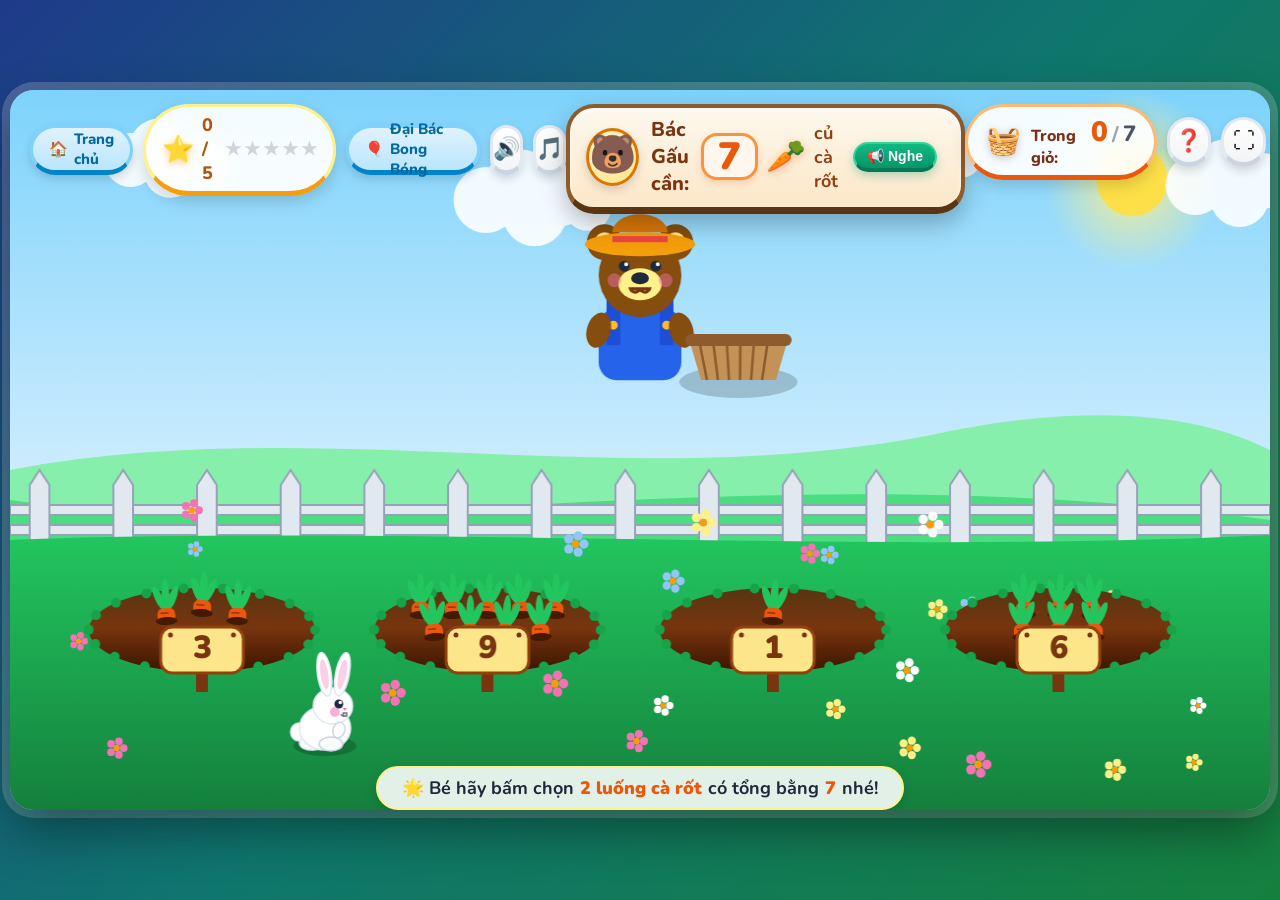
<file: carrot-harvester.html>
<!DOCTYPE html>
<html lang="vi">
<head>
  <meta charset="UTF-8">
  <meta name="viewport" content="width=device-width, initial-scale=1.0, maximum-scale=1.0, user-scalable=no">
  <title>Thỏ Gom Cà Rốt - Bé Vui Học Toán Lớp 1</title>
  <meta name="description" content="Trò chơi giáo dục toán học Thỏ Gom Cà Rốt giúp học sinh lớp 1 rèn luyện tư duy Tách - Gộp số trong phạm vi 10.">
  
  <!-- Google Fonts: Nunito & Quicksand bo tròn, thân thiện với trẻ nhỏ -->
  <link rel="preconnect" href="https://fonts.googleapis.com">
  <link rel="preconnect" href="https://fonts.gstatic.com" crossorigin>
  <link href="https://fonts.googleapis.com/css2?family=Nunito:wght@600;700;800;900&family=Quicksand:wght@700&display=swap" rel="stylesheet">
  
  <link rel="stylesheet" href="css/carrot-style.css">
</head>
<body>
  <!-- Game Container tự động co giãn 16:9 chuẩn 1280x720 -->
  <div id="game-wrapper">
    <div id="game-container">
      <!-- Canvas chính vẽ hoạt hình, nhân vật, luống đất và hiệu ứng -->
      <canvas id="gameCanvas" width="1280" height="720"></canvas>

      <!-- Lớp giao diện HTML nổi (HUD & Interactive Overlays) -->
      <div id="ui-layer">
        <!-- Thanh công cụ trên cùng -->
        <header id="hud-top">
          <!-- Góc trái: Tiến trình sao & Nút chức năng -->
          <div class="hud-left">
            <a href="index.html" class="hud-btn btn-switch-game" title="Về trang chủ Bé Vui Học Toán" id="btn-back-home">
              <span>🏠</span>
              <span class="btn-text">Trang chủ</span>
            </a>

            <div class="star-badge" id="star-progress" title="Tiến trình hoàn thành">
              <span class="star-icon">⭐</span>
              <span id="star-count-text">0 / 5</span>
              <div class="stars-track" id="stars-track">
                <!-- 5 ngôi sao nhỏ phát sáng khi đạt điểm -->
                <span class="mini-star">★</span>
                <span class="mini-star">★</span>
                <span class="mini-star">★</span>
                <span class="mini-star">★</span>
                <span class="mini-star">★</span>
              </div>
            </div>

            <a href="bubble-cannon.html" class="hud-btn btn-switch-game" title="Chơi game Đại Bác Bong Bóng">
              <span>🎈</span>
              <span class="btn-text">Đại Bác Bong Bóng</span>
            </a>
            <button id="btn-sound" class="hud-btn" aria-label="Bật/Tắt âm thanh" title="Âm thanh">
              <span class="btn-icon">🔊</span>
            </button>
            <button id="btn-music" class="hud-btn" aria-label="Bật/Tắt nhạc nền" title="Nhạc nền">
              <span class="btn-icon">🎵</span>
            </button>
          </div>

          <!-- Khu vực Bác Gấu & Bảng Yêu Cầu (Chính giữa) -->
          <div id="mission-board" class="mission-panel">
            <div class="mission-avatar" id="bear-avatar" title="Bác Gấu Nông Dân">
              <span class="avatar-emoji">🐻</span>
            </div>
            <div class="mission-content">
              <div class="mission-speech-bubble">
                <span class="mission-label">Bác Gấu cần:</span>
                <span class="mission-target" id="target-number">7</span>
                <span class="carrot-symbol">🥕</span>
                <span class="mission-unit">củ cà rốt</span>
                <button id="btn-speak" class="speak-btn" title="Nghe Bác Gấu đọc yêu cầu">
                  <span class="speaker-icon">📢</span>
                  <span class="speak-hint">Nghe</span>
                </button>
              </div>
            </div>
          </div>

          <!-- Góc phải: Giỏ thu hoạch & Nút trợ giúp / Toàn màn hình -->
          <div class="hud-right">
            <div class="cart-badge" id="cart-counter" title="Cà rốt trong giỏ">
              <span class="cart-icon">🧺</span>
              <div class="cart-info">
                <span class="cart-label">Trong giỏ:</span>
                <span class="cart-val" id="collected-val">0</span>
                <span class="cart-sep">/</span>
                <span class="cart-target" id="cart-target-val">7</span>
              </div>
            </div>
            
            <button id="btn-reset-turn" class="hud-btn btn-warning" title="Chọn lại từ đầu" style="display: none;">
              <span class="btn-icon">🔄</span>
              <span class="btn-text">Chọn lại</span>
            </button>

            <button id="btn-help" class="hud-btn" title="Hướng dẫn cách chơi">
              <span class="btn-icon">❓</span>
            </button>
            <button id="btn-fullscreen" class="hud-btn" title="Toàn màn hình">
              <span class="btn-icon">⛶</span>
            </button>
          </div>
        </header>

        <!-- Dòng hướng dẫn bé tương tác (thay đổi theo trạng thái) -->
        <div id="interaction-guide" class="guide-banner">
          <p id="guide-text">🌟 Bé hãy bấm chọn <strong>2 luống cà rốt</strong> có tổng bằng <strong id="guide-target">7</strong> nhé!</p>
        </div>

        <!-- Banner thông báo chúc mừng & hiển thị phép toán Tách - Gộp (a + b = C) -->
        <div id="success-banner" class="result-banner success hidden">
          <div class="banner-ribbon">
            <div class="banner-title">🎉 HOAN HÔ! BÉ GIỎI QUÁ! 🎉</div>
            <div class="math-formula" id="math-formula-text">
              <span class="num-a" id="math-a">3</span>
              <span class="op">+</span>
              <span class="num-b" id="math-b">4</span>
              <span class="op">=</span>
              <span class="num-target" id="math-target">7</span>
              <span class="formula-carrot">🥕</span>
            </div>
            <p class="banner-subtitle">Bác Gấu đã nhận đủ số cà rốt rồi!</p>
          </div>
        </div>

        <!-- Thông báo nhắc nhở nhẹ nhàng khi chọn chưa đúng -->
        <div id="wrong-toast" class="wrong-toast hidden">
          <div class="toast-content">
            <span class="toast-icon">🐰💭</span>
            <div class="toast-text">
              <strong>Ồ, chưa đúng rồi!</strong>
              <p id="wrong-detail">Bé thử chọn lại 2 luống khác nhé!</p>
            </div>
          </div>
        </div>

        <!-- Màn hình chiến thắng khi hoàn thành 5 màn (Trophy Screen) -->
        <div id="victory-modal" class="modal-overlay hidden">
          <div class="modal-card">
            <div class="trophy-bounce">🏆</div>
            <h2 class="victory-title">XUẤT SẮC! BÉ ĐÃ CHIẾN THẮNG!</h2>
            <div class="victory-stars">
              ⭐⭐⭐⭐⭐
            </div>
            <p class="victory-desc">
              Bé đã giúp Thỏ Trắng thu hoạch đủ cà rốt cho Bác Gấu nông dân rồi! Bé rất thông minh và giỏi toán!
            </p>
            <div class="victory-actions">
              <button id="btn-play-again" class="btn-large btn-primary">
                <span>🥕 Chơi lại từ đầu 🥕</span>
              </button>
              <a href="index.html" class="btn-large btn-secondary" style="margin-left: 10px; text-decoration: none; display: inline-flex; align-items: center; justify-content: center; background: #0284c7; color: white; border-radius: 28px; padding: 14px 28px; font-weight: 800;">
                <span>🏠 Về Trang Chủ</span>
              </a>
            </div>
          </div>
        </div>

        <!-- Modal Hướng Dẫn Cách Chơi Cho Bé & Phụ Huynh / Giáo Viên -->
        <div id="help-modal" class="modal-overlay hidden">
          <div class="modal-card help-card">
            <button class="btn-close-modal" id="btn-close-help">✖</button>
            <h2 class="help-title">📖 Hướng Dẫn Cách Chơi</h2>
            <div class="help-steps">
              <div class="step-item">
                <span class="step-num">1</span>
                <p>Nhìn số cà rốt mà <strong>Bác Gấu</strong> đang cần (hoặc bấm nút <strong>📢 Nghe</strong> để nghe giọng đọc).</p>
              </div>
              <div class="step-item">
                <span class="step-num">2</span>
                <p>Quan sát 4 luống cà rốt trong vườn. Đếm số củ cà rốt và xem số ghi trên biển gỗ.</p>
              </div>
              <div class="step-item">
                <span class="step-num">3</span>
                <p>Bấm chọn lần lượt <strong>2 luống cà rốt</strong> sao cho <strong>tổng 2 số cộng lại bằng đúng số Bác Gấu cần</strong>.</p>
              </div>
              <div class="step-item">
                <span class="step-num">4</span>
                <p>Thỏ Trắng sẽ giúp bé thu hoạch và mang vào giỏ. Hoàn thành 5 lượt để nhận Cúp Chiến Thắng! 🏆</p>
              </div>
            </div>
            <button id="btn-start-playing" class="btn-large btn-primary">
              <span>Đã hiểu, Bắt đầu chơi! 🚀</span>
            </button>
          </div>
        </div>

      </div>
    </div>
  </div>

  <script>
    // Xử lý nút quay về trang chủ khi nhúng trong iframe
    document.getElementById('btn-back-home')?.addEventListener('click', (e) => {
      if (window.parent && window.parent !== window) {
        e.preventDefault();
        window.parent.postMessage({ type: 'EXIT_GAME' }, '*');
      }
    });
  </script>

  <!-- Scripts Modular: Audio Synthesis & TTS -> Vector Art & Canvas -> Game Engine -> Main Controller -->
  <script src="js/carrot/audio.js"></script>
  <script src="js/carrot/graphics.js"></script>
  <script src="js/carrot/game.js"></script>
  <script src="js/carrot/main.js"></script>
</body>
</html>
</file>
<file: css/carrot-style.css>
/* ==========================================================================
   THỎ GOM CÀ RỐT - STYLESHEET (BÉ VUI HỌC TOÁN LỚP 1)
   Phong cách hoạt hình tươi sáng, bo tròn, thân thiện với trẻ em 6-7 tuổi
   ========================================================================== */

:root {
  --primary-orange: #FF7B25;
  --primary-orange-light: #FFA259;
  --primary-orange-dark: #D45607;
  --carrot-green: #48BB78;
  --carrot-green-dark: #2F855A;
  --sky-blue: #E0F2FE;
  --grass-green: #38A169;
  --wood-brown: #8D5B2C;
  --wood-light: #C49156;
  --wood-dark: #5A3511;
  --soft-yellow: #FEF08A;
  --gold-star: #FBBF24;
  --gold-glow: rgba(251, 191, 36, 0.6);
  --text-dark: #2D3748;
  --font-main: 'Nunito', -apple-system, BlinkMacSystemFont, "Segoe UI", Roboto, sans-serif;
  --font-accent: 'Quicksand', cursive, sans-serif;
}

* {
  box-sizing: border-box;
  margin: 0;
  padding: 0;
  user-select: none;
  -webkit-user-select: none;
  -webkit-touch-callout: none;
}

html, body {
  width: 100%;
  height: 100%;
  overflow: hidden;
  background: linear-gradient(135deg, #1e3a8a 0%, #0f766e 50%, #15803d 100%);
  font-family: var(--font-main);
  color: var(--text-dark);
  display: flex;
  justify-content: center;
  align-items: center;
}

/* Khung bọc bao quát toàn màn hình */
#game-wrapper {
  width: 100vw;
  height: 100vh;
  display: flex;
  justify-content: center;
  align-items: center;
  padding: 10px;
}

/* Khung chứa game cố định tỷ lệ 16:9 (1280 x 720) tự co giãn */
#game-container {
  position: relative;
  width: 1280px;
  height: 720px;
  max-width: 100%;
  max-height: 100%;
  aspect-ratio: 16 / 9;
  background-color: #87CEEB;
  border-radius: 24px;
  overflow: hidden;
  box-shadow: 0 20px 50px rgba(0, 0, 0, 0.4), 0 0 0 8px #ffffff33;
}

/* Canvas chính */
#gameCanvas {
  position: absolute;
  top: 0;
  left: 0;
  width: 100%;
  height: 100%;
  display: block;
  z-index: 1;
}

/* ==========================================================================
   LỚP GIAO DIỆN HTML (UI LAYER)
   ========================================================================== */
#ui-layer {
  position: absolute;
  top: 0;
  left: 0;
  width: 100%;
  height: 100%;
  z-index: 10;
  pointer-events: none; /* Cho phép click xuyên thấu xuống canvas, chỉ bắt click ở phần tử con */
  display: flex;
  flex-direction: column;
  justify-content: space-between;
}

/* ---------------- HUD TOP ---------------- */
#hud-top {
  pointer-events: auto;
  display: flex;
  justify-content: space-between;
  align-items: flex-start;
  padding: 14px 20px;
  z-index: 20;
}

.hud-left, .hud-right {
  display: flex;
  align-items: center;
  gap: 10px;
}

/* Nút bấm HUD bo tròn ngộ nghĩnh */
.hud-btn {
  background: linear-gradient(180deg, #FFFFFF 0%, #F3F4F6 100%);
  border: 3px solid #E2E8F0;
  border-bottom: 5px solid #CBD5E1;
  border-radius: 9999px;
  width: 50px;
  height: 50px;
  display: flex;
  align-items: center;
  justify-content: center;
  font-size: 22px;
  cursor: pointer;
  transition: all 0.15s cubic-bezier(0.34, 1.56, 0.64, 1);
  box-shadow: 0 4px 10px rgba(0, 0, 0, 0.15);
}

.hud-btn:hover {
  transform: translateY(-2px) scale(1.06);
  border-color: var(--primary-orange);
  box-shadow: 0 6px 14px rgba(255, 123, 37, 0.3);
}

.hud-btn:active {
  transform: translateY(2px) scale(0.96);
  border-bottom-width: 3px;
}

.hud-btn.btn-warning {
  width: auto;
  padding: 0 16px;
  background: linear-gradient(180deg, #FDE68A 0%, #F59E0B 100%);
  border-color: #FBBF24;
  border-bottom-color: #D97706;
  color: #78350F;
  font-weight: 800;
  font-size: 16px;
  gap: 6px;
}

.hud-btn.btn-switch-game {
  width: auto;
  padding: 0 16px;
  background: linear-gradient(180deg, #E0F2FE 0%, #BAE6FD 100%);
  border-color: #7DD3FC;
  border-bottom-color: #0284C7;
  color: #0369A1;
  font-weight: 800;
  font-size: 15px;
  gap: 6px;
  text-decoration: none;
}

/* Huy hiệu sao tích lũy */
.star-badge {
  background: rgba(255, 255, 255, 0.92);
  backdrop-filter: blur(8px);
  border: 3px solid #FEF08A;
  border-bottom: 5px solid #F59E0B;
  border-radius: 9999px;
  padding: 6px 16px;
  display: flex;
  align-items: center;
  gap: 8px;
  font-size: 18px;
  font-weight: 800;
  color: #B45309;
  box-shadow: 0 6px 15px rgba(0, 0, 0, 0.15);
}

.star-icon {
  font-size: 26px;
  filter: drop-shadow(0 2px 4px rgba(245, 158, 11, 0.5));
  animation: starPulse 2s infinite ease-in-out;
}

@keyframes starPulse {
  0%, 100% { transform: scale(1); }
  50% { transform: scale(1.15) rotate(10deg); }
}

.stars-track {
  display: flex;
  gap: 3px;
  margin-left: 4px;
}

.mini-star {
  font-size: 18px;
  color: #D1D5DB;
  transition: all 0.3s cubic-bezier(0.34, 1.56, 0.64, 1);
}

.mini-star.earned {
  color: #F59E0B;
  transform: scale(1.2);
  text-shadow: 0 0 8px #FBBF24;
}

/* ---------------- BẢNG YÊU CẦU BÁC GẤU (MISSION BOARD) ---------------- */
.mission-panel {
  display: flex;
  align-items: center;
  gap: 12px;
  background: linear-gradient(180deg, #FDF8ED 0%, #FCE7C8 100%);
  border: 4px solid var(--wood-brown);
  border-bottom: 7px solid var(--wood-dark);
  border-radius: 28px;
  padding: 8px 24px 10px 16px;
  box-shadow: 0 10px 25px rgba(0, 0, 0, 0.25), inset 0 2px 4px rgba(255, 255, 255, 0.8);
  animation: boardFloat 3s infinite ease-in-out;
  position: relative;
}

@keyframes boardFloat {
  0%, 100% { transform: translateY(0); }
  50% { transform: translateY(-4px); }
}

.mission-avatar {
  width: 58px;
  height: 58px;
  background: linear-gradient(135deg, #FEF3C7 0%, #FDE68A 100%);
  border: 3px solid #D97706;
  border-radius: 50%;
  display: flex;
  align-items: center;
  justify-content: center;
  box-shadow: 0 4px 10px rgba(0, 0, 0, 0.15);
}

.avatar-emoji {
  font-size: 38px;
  display: inline-block;
  transform: translateY(-2px);
}

.mission-content {
  display: flex;
  flex-direction: column;
}

.mission-speech-bubble {
  display: flex;
  align-items: center;
  gap: 8px;
  font-size: 20px;
  font-weight: 800;
  color: #78350F;
}

.mission-target {
  font-size: 38px;
  font-weight: 900;
  color: #EA580C;
  background: #FFF7ED;
  padding: 0px 14px;
  border-radius: 16px;
  border: 3px solid #FB923C;
  line-height: 1.1;
  box-shadow: 0 3px 6px rgba(234, 88, 12, 0.2);
  display: inline-flex;
  align-items: center;
}

.carrot-symbol {
  font-size: 32px;
  filter: drop-shadow(0 2px 4px rgba(234, 88, 12, 0.4));
  animation: carrotWiggle 2s infinite ease-in-out;
}

@keyframes carrotWiggle {
  0%, 100% { transform: rotate(0deg); }
  25% { transform: rotate(-8deg); }
  75% { transform: rotate(8deg); }
}

.mission-unit {
  font-size: 18px;
  font-weight: 700;
  color: #92400E;
}

/* Nút bấm nghe giọng đọc Bác Gấu */
.speak-btn {
  background: linear-gradient(180deg, #10B981 0%, #059669 100%);
  border: 2px solid #34D399;
  border-bottom: 4px solid #047857;
  border-radius: 9999px;
  padding: 4px 12px;
  color: white;
  font-weight: 800;
  font-size: 14px;
  display: flex;
  align-items: center;
  gap: 4px;
  cursor: pointer;
  margin-left: 6px;
  transition: all 0.15s ease;
  box-shadow: 0 4px 10px rgba(5, 150, 105, 0.3);
}

.speak-btn:hover {
  transform: scale(1.08);
  background: linear-gradient(180deg, #34D399 0%, #10B981 100%);
}

.speak-btn:active {
  transform: scale(0.96);
  border-bottom-width: 2px;
}

.speak-btn.speaking {
  animation: speakPulse 0.8s infinite alternate;
}

@keyframes speakPulse {
  from { box-shadow: 0 0 4px #10B981; }
  to { box-shadow: 0 0 16px #34D399; transform: scale(1.08); }
}

/* ---------------- GIỎ CÀ RỐT (CART COUNTER) ---------------- */
.cart-badge {
  background: rgba(255, 255, 255, 0.92);
  backdrop-filter: blur(8px);
  border: 3px solid #FDBA74;
  border-bottom: 5px solid #EA580C;
  border-radius: 9999px;
  padding: 6px 18px;
  display: flex;
  align-items: center;
  gap: 10px;
  box-shadow: 0 6px 15px rgba(0, 0, 0, 0.15);
}

.cart-icon {
  font-size: 28px;
  filter: drop-shadow(0 2px 4px rgba(0, 0, 0, 0.2));
}

.cart-info {
  display: flex;
  align-items: baseline;
  gap: 4px;
  font-size: 16px;
  font-weight: 800;
  color: #7C2D12;
}

.cart-val {
  font-size: 28px;
  font-weight: 900;
  color: #EA580C;
}

.cart-sep {
  font-size: 20px;
  color: #9CA3AF;
}

.cart-target {
  font-size: 22px;
  font-weight: 800;
  color: #4B5563;
}

/* ---------------- DÒNG NHẮC NHỞ HƯỚNG DẪN ---------------- */
.guide-banner {
  pointer-events: auto;
  align-self: center;
  background: rgba(255, 255, 255, 0.88);
  backdrop-filter: blur(6px);
  border: 2px solid #FEF08A;
  border-radius: 9999px;
  padding: 8px 24px;
  box-shadow: 0 4px 12px rgba(0, 0, 0, 0.12);
  margin-top: -6px;
  z-index: 15;
  transition: all 0.3s ease;
}

.guide-banner p {
  font-size: 18px;
  font-weight: 700;
  color: #1E293B;
  display: flex;
  align-items: center;
  gap: 6px;
}

.guide-banner strong {
  color: #EA580C;
  font-weight: 900;
}

/* ==========================================================================
   BANNER THÔNG BÁO KẾT QUẢ & PHÉP TÍNH (a + b = C)
   ========================================================================== */
.result-banner {
  pointer-events: auto;
  position: absolute;
  top: 48%;
  left: 50%;
  transform: translate(-50%, -50%) scale(1);
  z-index: 30;
  transition: all 0.4s cubic-bezier(0.34, 1.56, 0.64, 1);
}

.result-banner.hidden {
  opacity: 0;
  transform: translate(-50%, -40%) scale(0.7);
  pointer-events: none;
}

.banner-ribbon {
  background: linear-gradient(135deg, #FEF08A 0%, #FBBF24 50%, #F59E0B 100%);
  border: 6px solid #FFFFFF;
  border-radius: 36px;
  padding: 24px 44px;
  text-align: center;
  box-shadow: 0 20px 40px rgba(0, 0, 0, 0.35), 0 0 0 8px rgba(251, 191, 36, 0.4);
  animation: ribbonPop 0.5s cubic-bezier(0.34, 1.56, 0.64, 1);
}

@keyframes ribbonPop {
  0% { transform: scale(0.6); }
  100% { transform: scale(1); }
}

.banner-title {
  font-size: 28px;
  font-weight: 900;
  color: #78350F;
  text-shadow: 0 2px 4px rgba(255, 255, 255, 0.6);
  margin-bottom: 8px;
  letter-spacing: 0.5px;
}

/* Khối công thức toán nổi bật */
.math-formula {
  background: #FFFFFF;
  border-radius: 24px;
  padding: 12px 28px;
  display: inline-flex;
  align-items: center;
  justify-content: center;
  gap: 12px;
  box-shadow: inset 0 2px 6px rgba(0, 0, 0, 0.1), 0 6px 16px rgba(0, 0, 0, 0.15);
  margin: 10px 0;
  font-size: 42px;
  font-weight: 900;
}

.num-a {
  color: #2563EB;
  background: #EFF6FF;
  padding: 2px 14px;
  border-radius: 14px;
  border: 2px solid #93C5FD;
}

.op {
  color: #F59E0B;
  font-size: 40px;
}

.num-b {
  color: #16A34A;
  background: #F0FDF4;
  padding: 2px 14px;
  border-radius: 14px;
  border: 2px solid #86EFAC;
}

.num-target {
  color: #DC2626;
  background: #FEF2F2;
  padding: 2px 16px;
  border-radius: 14px;
  border: 2px solid #FCA5A5;
}

.formula-carrot {
  font-size: 34px;
}

.banner-subtitle {
  font-size: 20px;
  font-weight: 800;
  color: #92400E;
  margin-top: 6px;
}

/* ---------------- THÔNG BÁO NHẮC NHỞ CHỌN SAI (GENTLE TOAST) ---------------- */
.wrong-toast {
  position: absolute;
  bottom: 90px;
  left: 50%;
  transform: translateX(-50%);
  background: rgba(255, 255, 255, 0.96);
  border: 3px solid #FCA5A5;
  border-bottom: 5px solid #EF4444;
  border-radius: 9999px;
  padding: 12px 28px;
  box-shadow: 0 10px 25px rgba(239, 68, 68, 0.25);
  z-index: 25;
  pointer-events: auto;
  transition: all 0.3s cubic-bezier(0.34, 1.56, 0.64, 1);
}

.wrong-toast.hidden {
  opacity: 0;
  transform: translate(-50%, 30px);
  pointer-events: none;
}

.toast-content {
  display: flex;
  align-items: center;
  gap: 14px;
}

.toast-icon {
  font-size: 32px;
}

.toast-text strong {
  font-size: 18px;
  color: #B91C1C;
  display: block;
}

.toast-text p {
  font-size: 15px;
  color: #4B5563;
  font-weight: 700;
}

/* ==========================================================================
   MODAL DIALOGS (VICTORY & HELP)
   ========================================================================== */
.modal-overlay {
  pointer-events: auto;
  position: absolute;
  top: 0;
  left: 0;
  width: 100%;
  height: 100%;
  background: rgba(15, 23, 42, 0.65);
  backdrop-filter: blur(8px);
  display: flex;
  align-items: center;
  justify-content: center;
  z-index: 50;
  transition: opacity 0.3s ease;
}

.modal-overlay.hidden {
  opacity: 0;
  pointer-events: none;
}

.modal-card {
  background: linear-gradient(180deg, #FFFFFF 0%, #FFFBEB 100%);
  border: 6px solid #FBBF24;
  border-radius: 36px;
  padding: 36px 48px;
  max-width: 600px;
  width: 90%;
  text-align: center;
  position: relative;
  box-shadow: 0 25px 60px rgba(0, 0, 0, 0.4), 0 0 0 8px rgba(255, 255, 255, 0.5);
  animation: modalEnter 0.4s cubic-bezier(0.34, 1.56, 0.64, 1);
}

@keyframes modalEnter {
  0% { transform: scale(0.7) translateY(40px); opacity: 0; }
  100% { transform: scale(1) translateY(0); opacity: 1; }
}

.trophy-bounce {
  font-size: 80px;
  animation: trophyHop 1.2s infinite ease-in-out;
  filter: drop-shadow(0 8px 16px rgba(245, 158, 11, 0.5));
}

@keyframes trophyHop {
  0%, 100% { transform: translateY(0) rotate(-5deg); }
  50% { transform: translateY(-16px) rotate(5deg); }
}

.victory-title {
  font-size: 30px;
  font-weight: 900;
  color: #B45309;
  margin: 12px 0 8px;
}

.victory-stars {
  font-size: 36px;
  margin-bottom: 12px;
  letter-spacing: 4px;
}

.victory-desc {
  font-size: 18px;
  font-weight: 700;
  color: #4B5563;
  line-height: 1.5;
  margin-bottom: 24px;
}

/* Nút bấm lớn */
.btn-large {
  padding: 16px 36px;
  font-size: 22px;
  font-weight: 900;
  border-radius: 9999px;
  cursor: pointer;
  border: none;
  transition: all 0.2s cubic-bezier(0.34, 1.56, 0.64, 1);
}

.btn-primary {
  background: linear-gradient(180deg, #FF7B25 0%, #EA580C 100%);
  color: white;
  border-bottom: 6px solid #C2410C;
  box-shadow: 0 8px 20px rgba(234, 88, 12, 0.4);
}

.btn-primary:hover {
  transform: translateY(-3px) scale(1.05);
  box-shadow: 0 12px 28px rgba(234, 88, 12, 0.5);
}

.btn-primary:active {
  transform: translateY(2px) scale(0.98);
  border-bottom-width: 3px;
}

/* ---------------- HELP MODAL ---------------- */
.help-card {
  max-width: 650px;
  text-align: left;
  padding: 32px 40px;
}

.btn-close-modal {
  position: absolute;
  top: 18px;
  right: 18px;
  background: #F3F4F6;
  border: 2px solid #D1D5DB;
  border-radius: 50%;
  width: 40px;
  height: 40px;
  font-size: 18px;
  font-weight: bold;
  cursor: pointer;
  display: flex;
  align-items: center;
  justify-content: center;
  color: #6B7280;
  transition: all 0.15s ease;
}

.btn-close-modal:hover {
  background: #EF4444;
  color: white;
  border-color: #DC2626;
  transform: rotate(90deg);
}

.help-title {
  text-align: center;
  font-size: 26px;
  font-weight: 900;
  color: #78350F;
  margin-bottom: 20px;
}

.help-steps {
  display: flex;
  flex-direction: column;
  gap: 14px;
  margin-bottom: 24px;
}

.step-item {
  display: flex;
  align-items: center;
  gap: 14px;
  background: #FFFFFF;
  padding: 12px 18px;
  border-radius: 18px;
  border: 2px solid #FEF08A;
  box-shadow: 0 3px 6px rgba(0, 0, 0, 0.05);
}

.step-num {
  width: 38px;
  height: 38px;
  border-radius: 50%;
  background: #F59E0B;
  color: white;
  display: flex;
  align-items: center;
  justify-content: center;
  font-weight: 900;
  font-size: 20px;
  flex-shrink: 0;
  box-shadow: 0 3px 6px rgba(245, 158, 11, 0.4);
}

.step-item p {
  font-size: 16px;
  font-weight: 700;
  color: #374151;
  line-height: 1.4;
}

.help-card .btn-large {
  display: block;
  margin: 0 auto;
}

/* ==========================================================================
   RESPONSIVE DESIGN CHO CÁC MÀN HÌNH KHÁC NHAU
   ========================================================================== */
@media (max-width: 900px) {
  #hud-top {
    padding: 8px 12px;
  }
  .mission-panel {
    padding: 6px 14px;
  }
  .mission-speech-bubble {
    font-size: 16px;
  }
  .mission-target {
    font-size: 28px;
    padding: 0 8px;
  }
  .guide-banner p {
    font-size: 15px;
  }
  .math-formula {
    font-size: 30px;
    padding: 8px 18px;
  }
}
</file>
